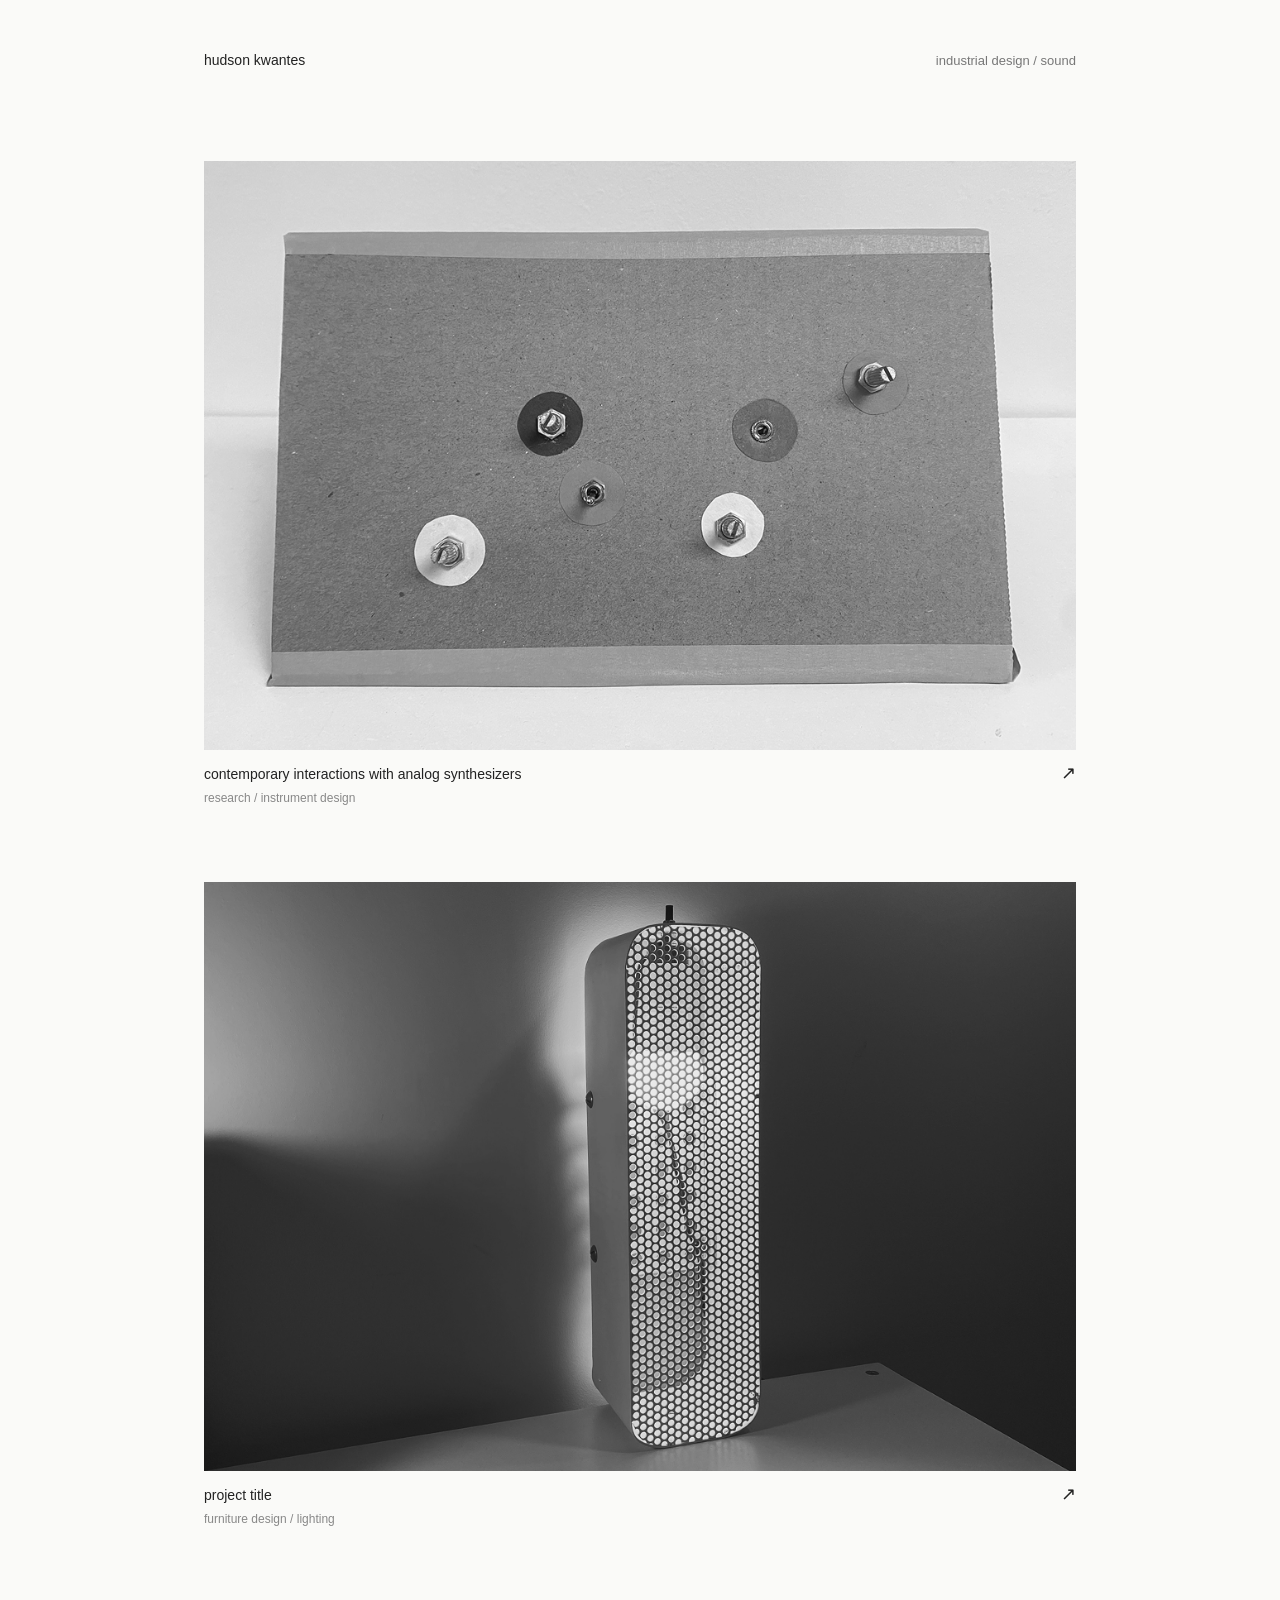
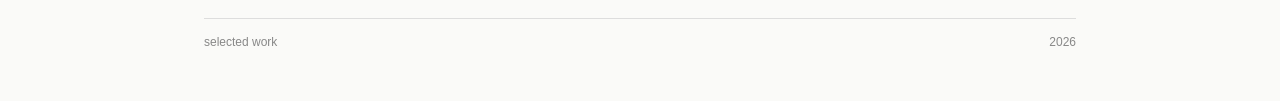
<file: index.html>
<!DOCTYPE html>
<html lang="en">
<head>
    <meta charset="UTF-8">
    <meta name="viewport" content="width=device-width, initial-scale=1.0">
    <title>Hudson Kwantes — Portfolio</title>
    <link rel="stylesheet" href="style.css">
</head>

<body>
    <main class="container">

        <header class="site-header">
            <span class="site-name">hudson kwantes</span>
            <span class="site-description">
                industrial design / sound
            </span>
        </header>

        <section class="projects">
            <a class="project" href="thesis/index.html">
                <img src="thesis/images/contemp_core_proto.png"
                     alt="Experimental synthesizer design project">

                <div class="project-info">
                    <div>
                        <h2>contemporary interactions with analog synthesizers</h2>
                        <p>research / instrument design</p>
                    </div>
                    <span class="project-arrow">↗</span>
                </div>
            </a>


            <a class="project" href="lamp/index.html">
                <img src="lamp/images/lamp1.png"
                    alt="Experimental design project">

                <div class="project-info">
                    <div>
                        <h2>project title</h2>
                        <p>furniture design / lighting</p>
                    </div>
                    <span class="project-arrow">↗</span>
                </div>
            </a>

        </section>

        <footer class="site-footer">
            <span>selected work</span>
            <span>2026</span>
        </footer>

    </main>
</body>
</html>
</file>
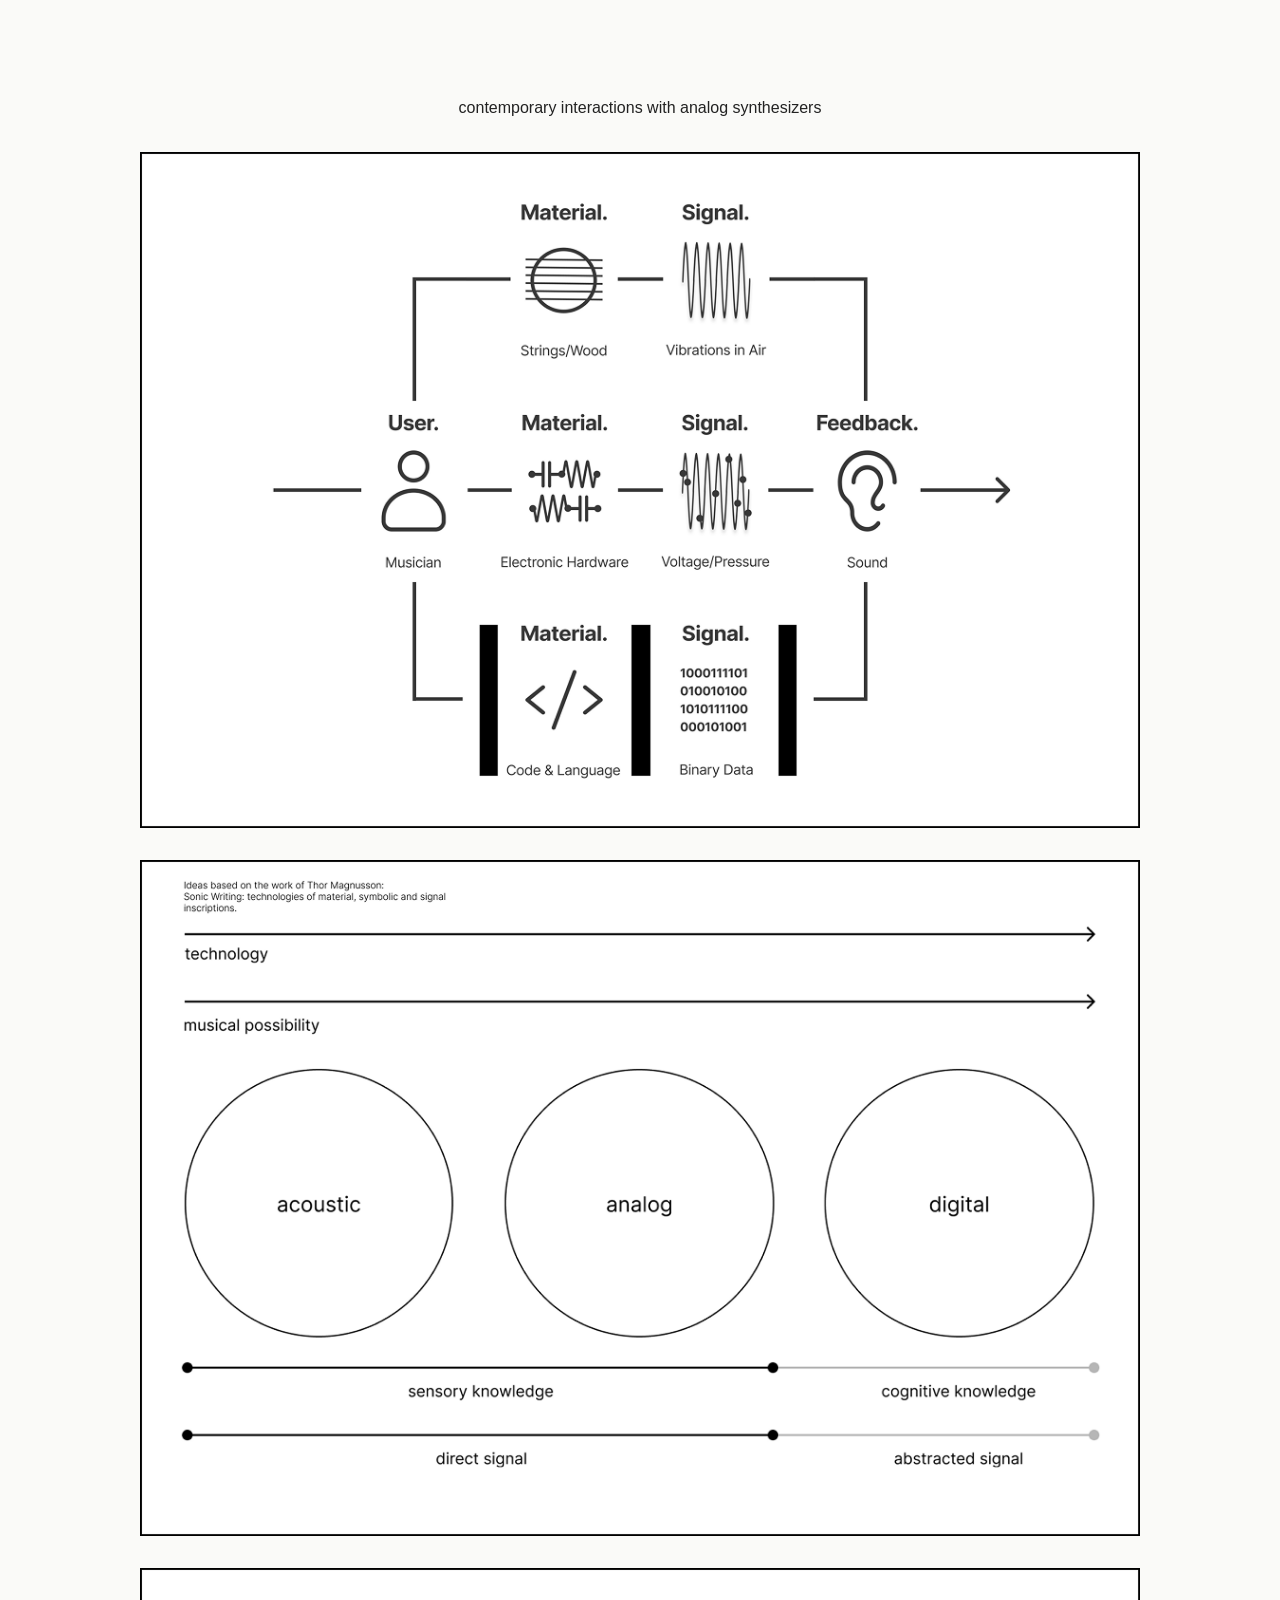
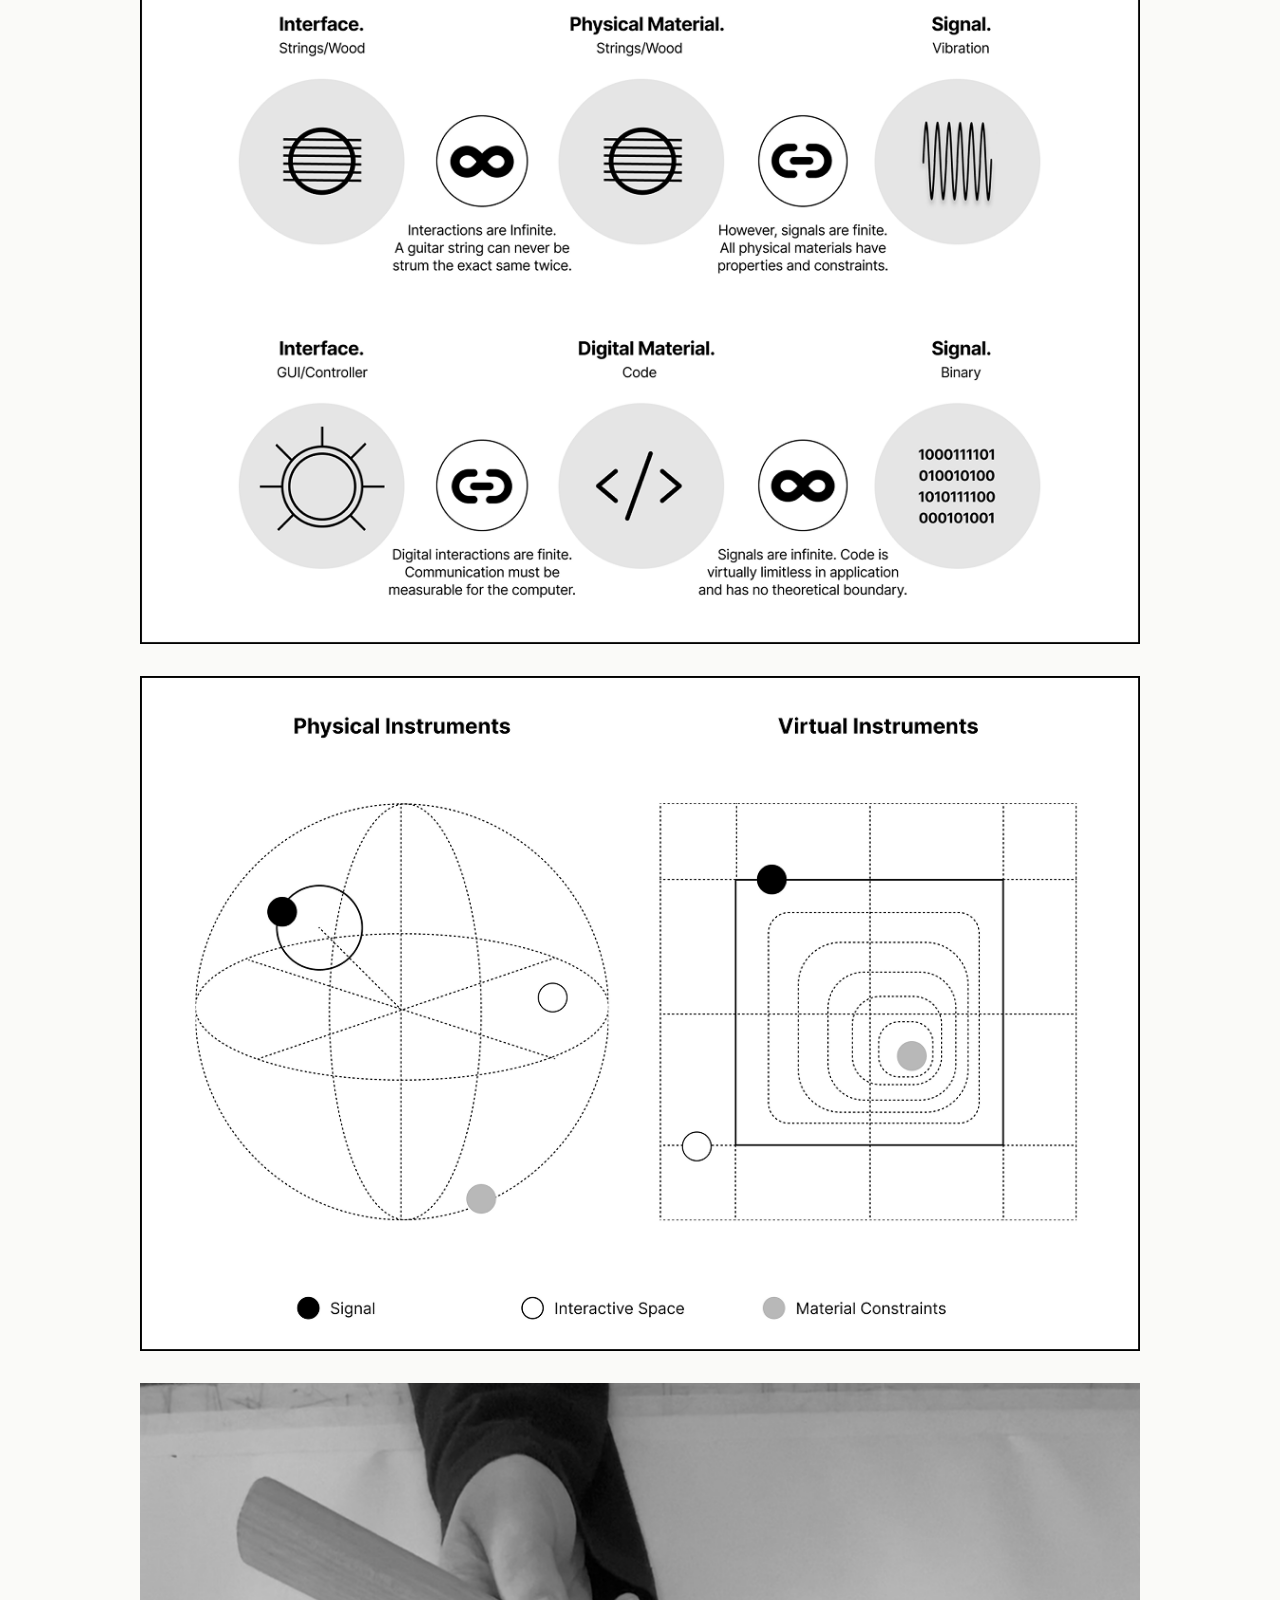
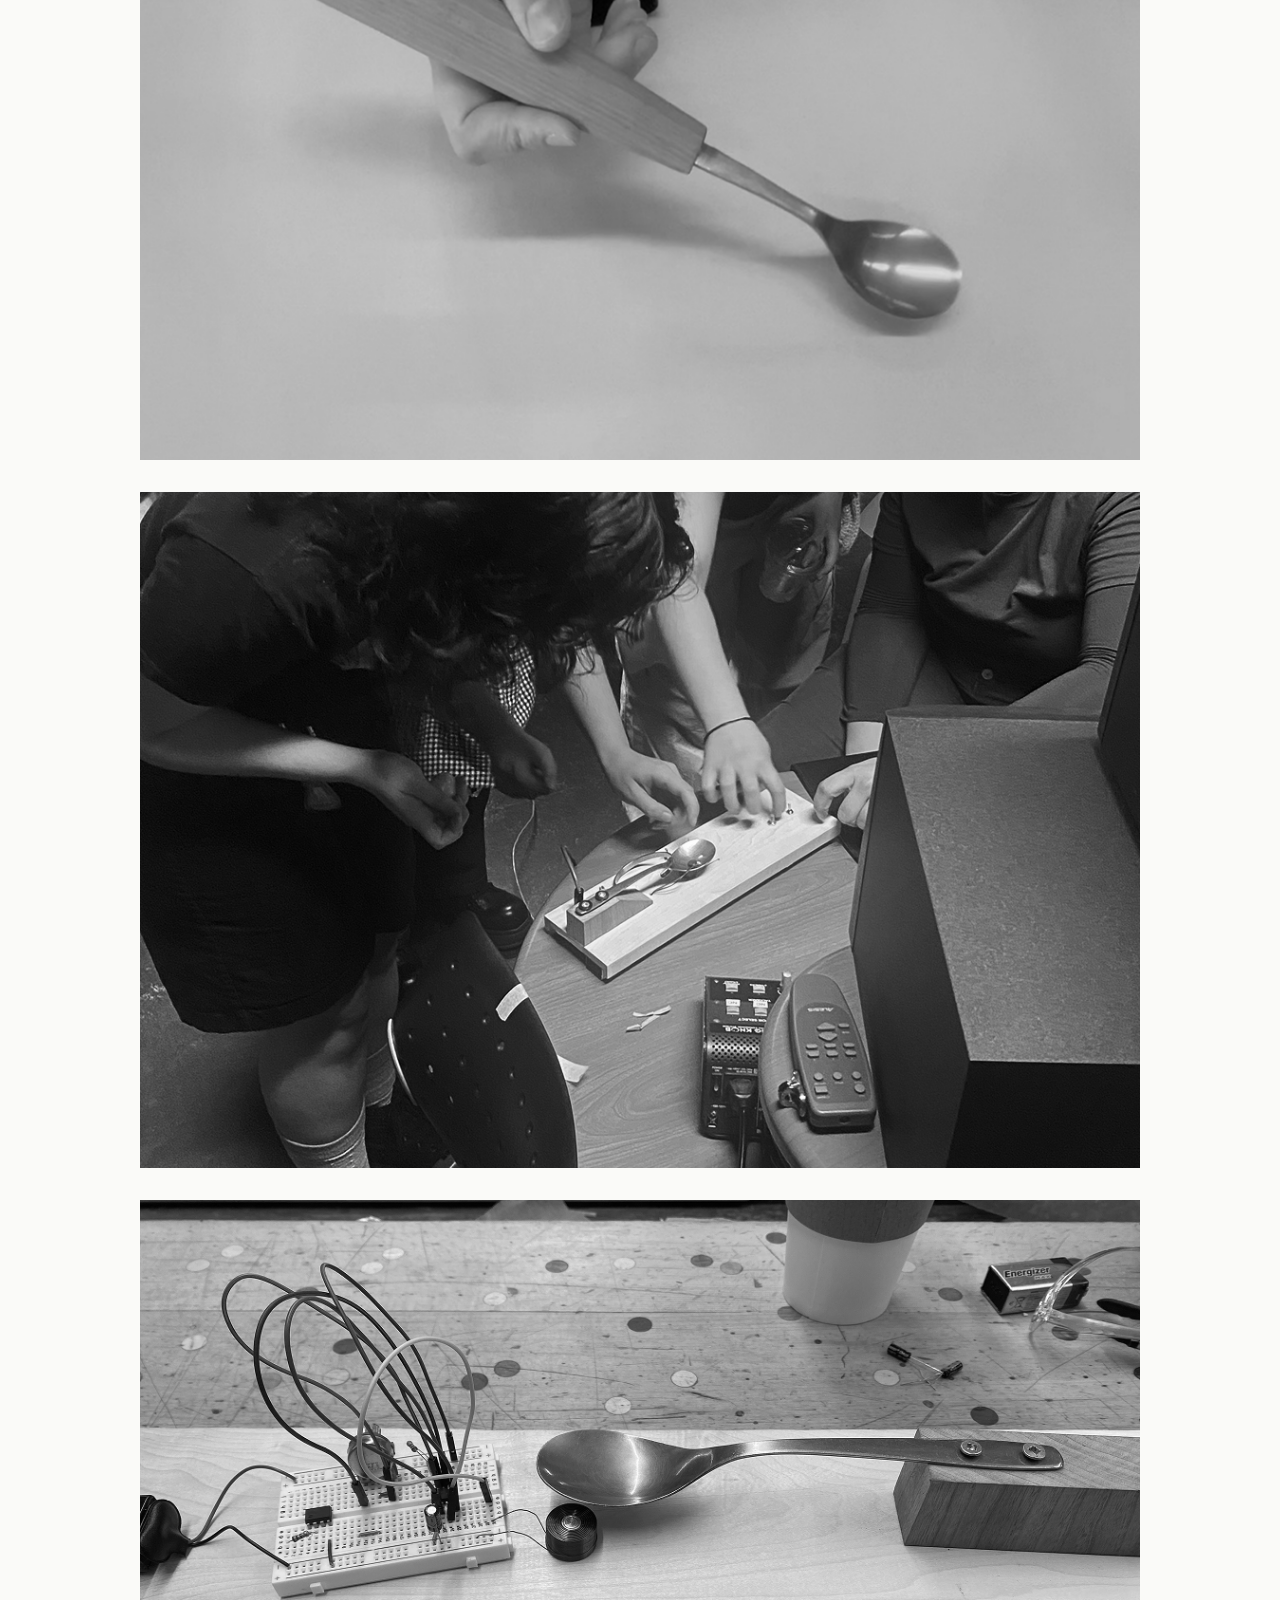
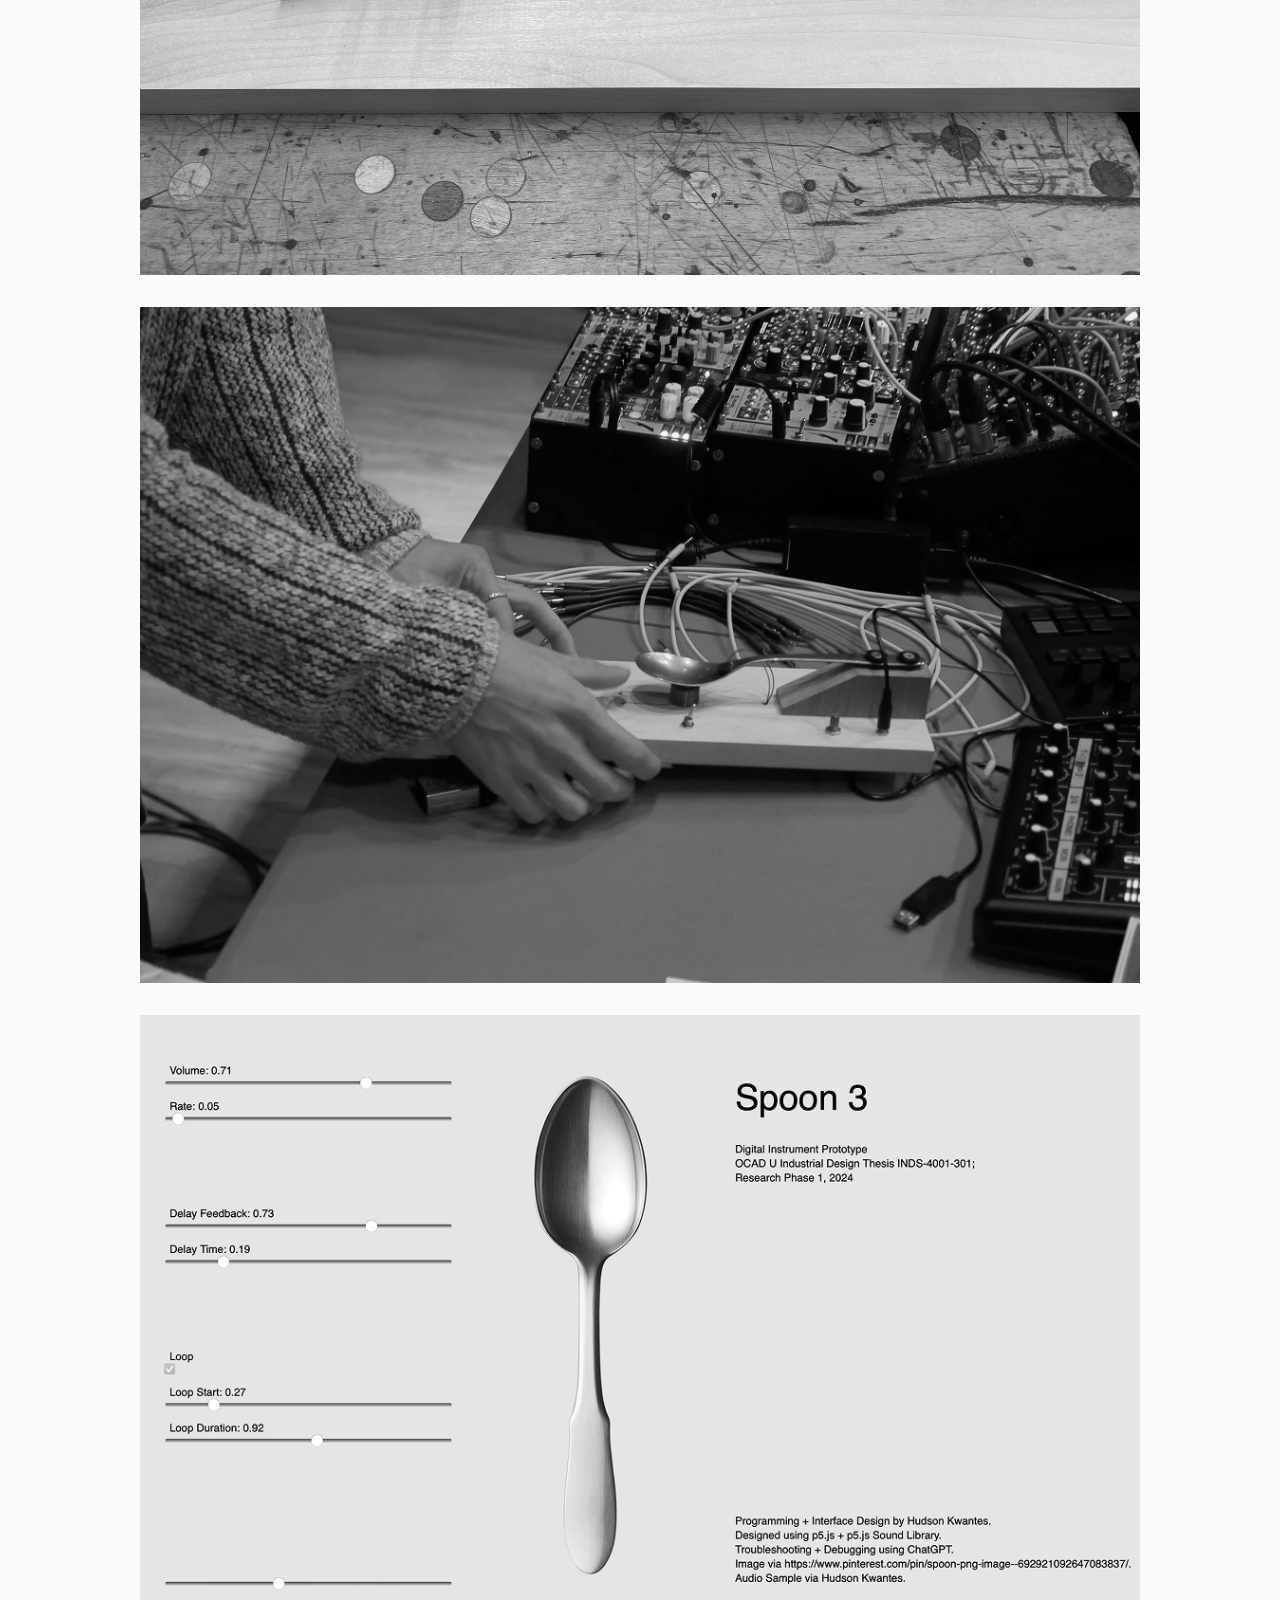
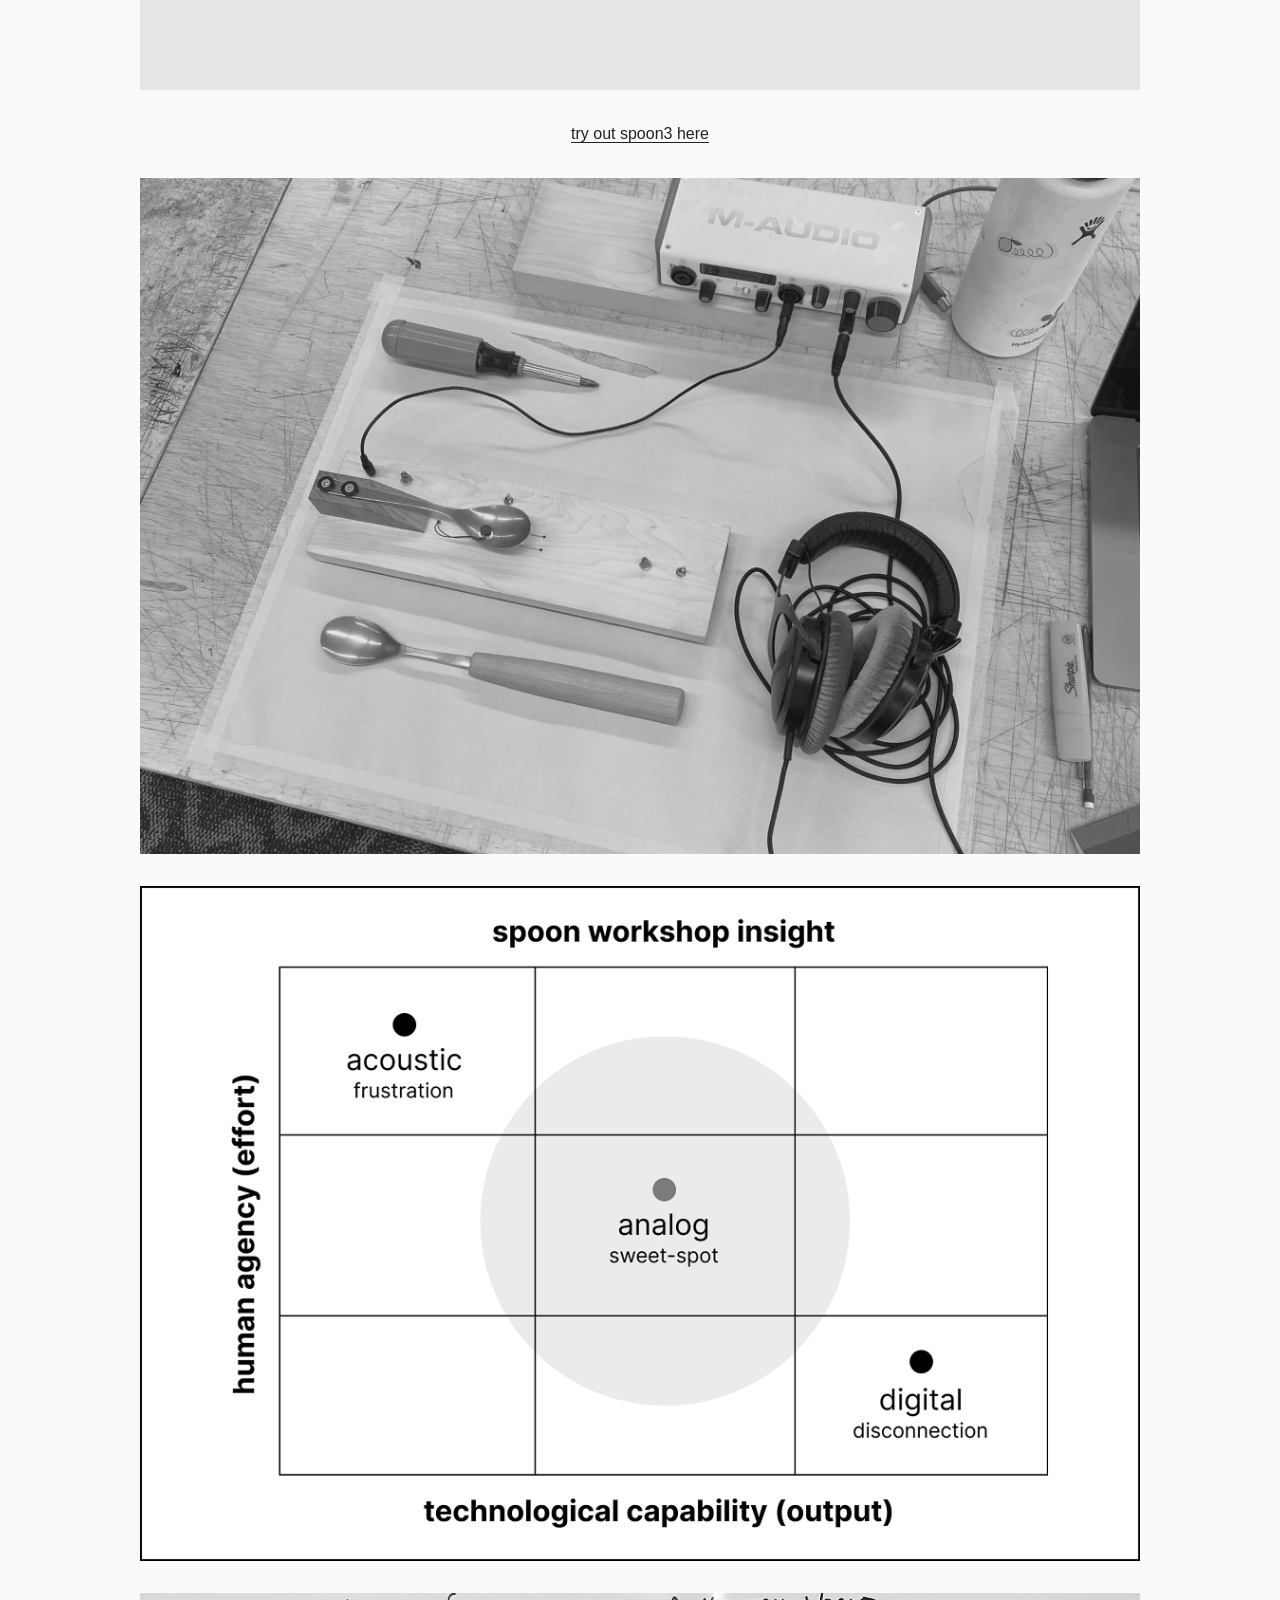
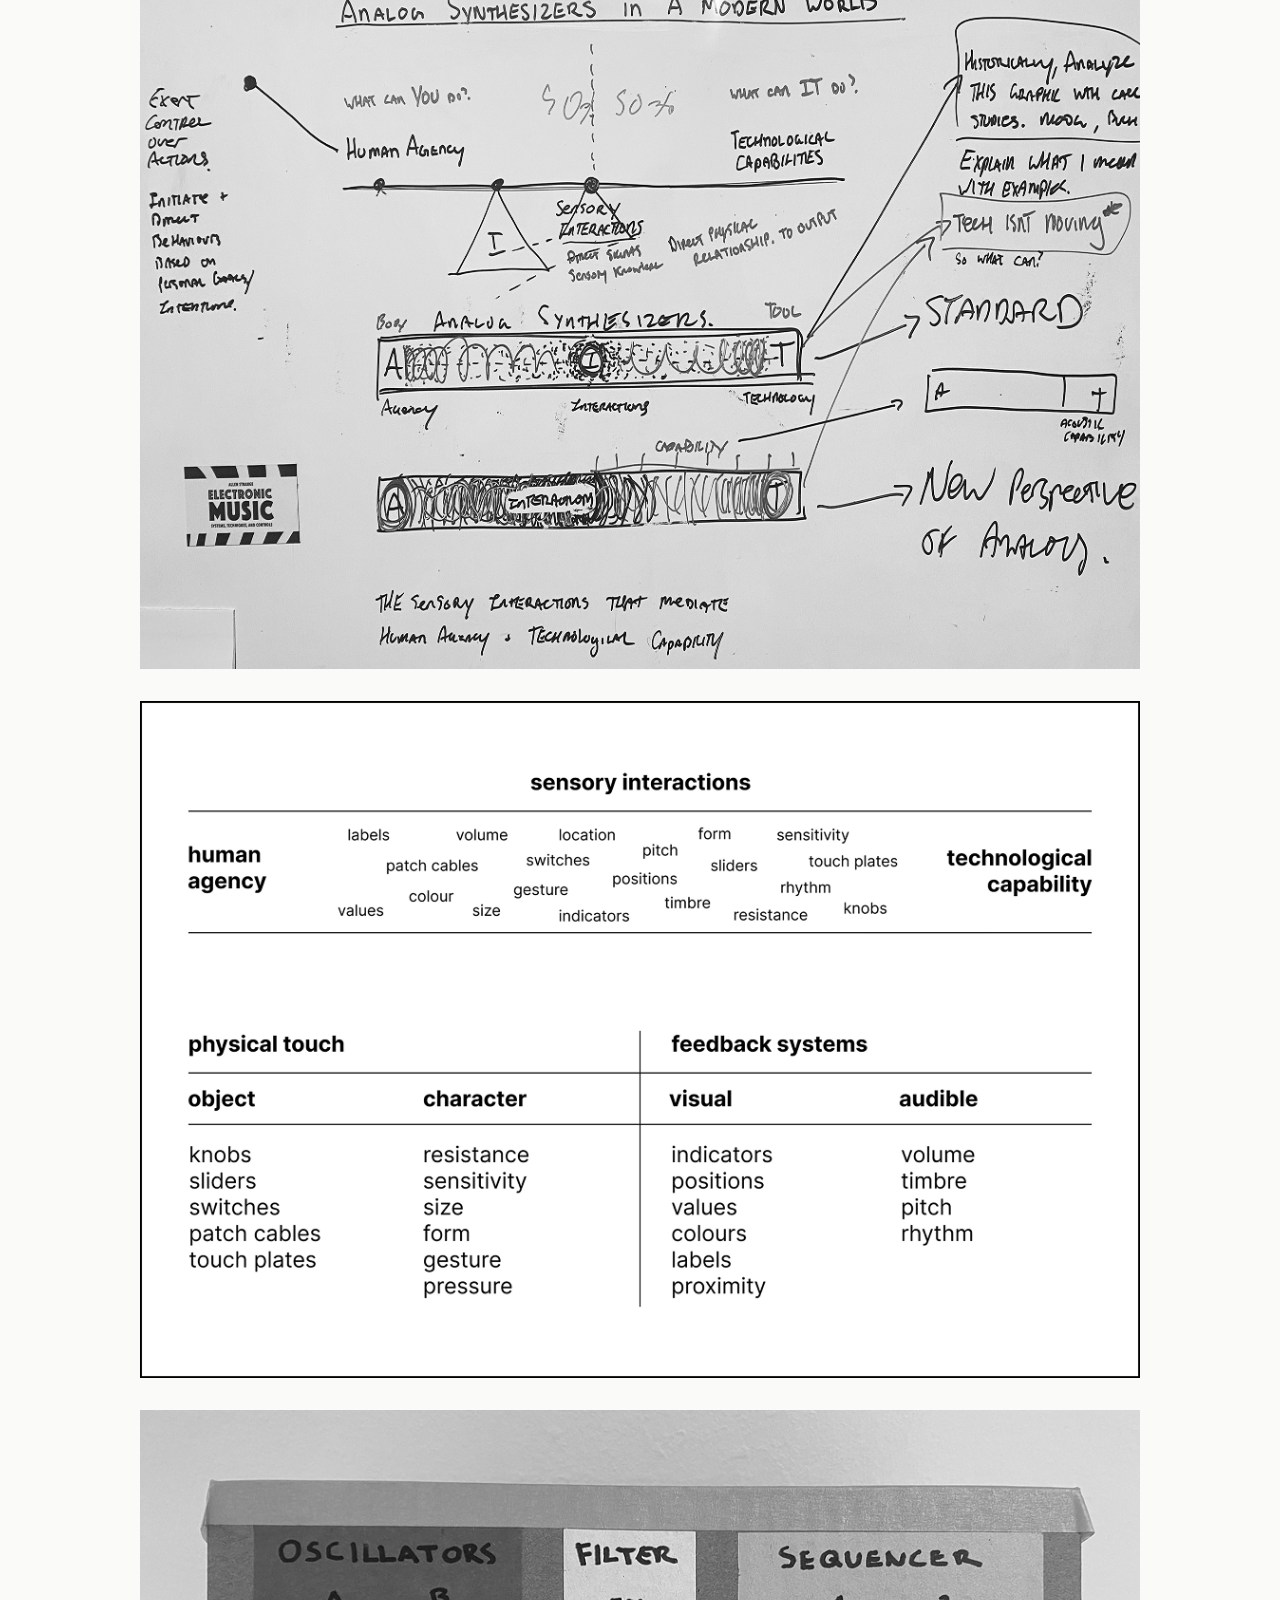
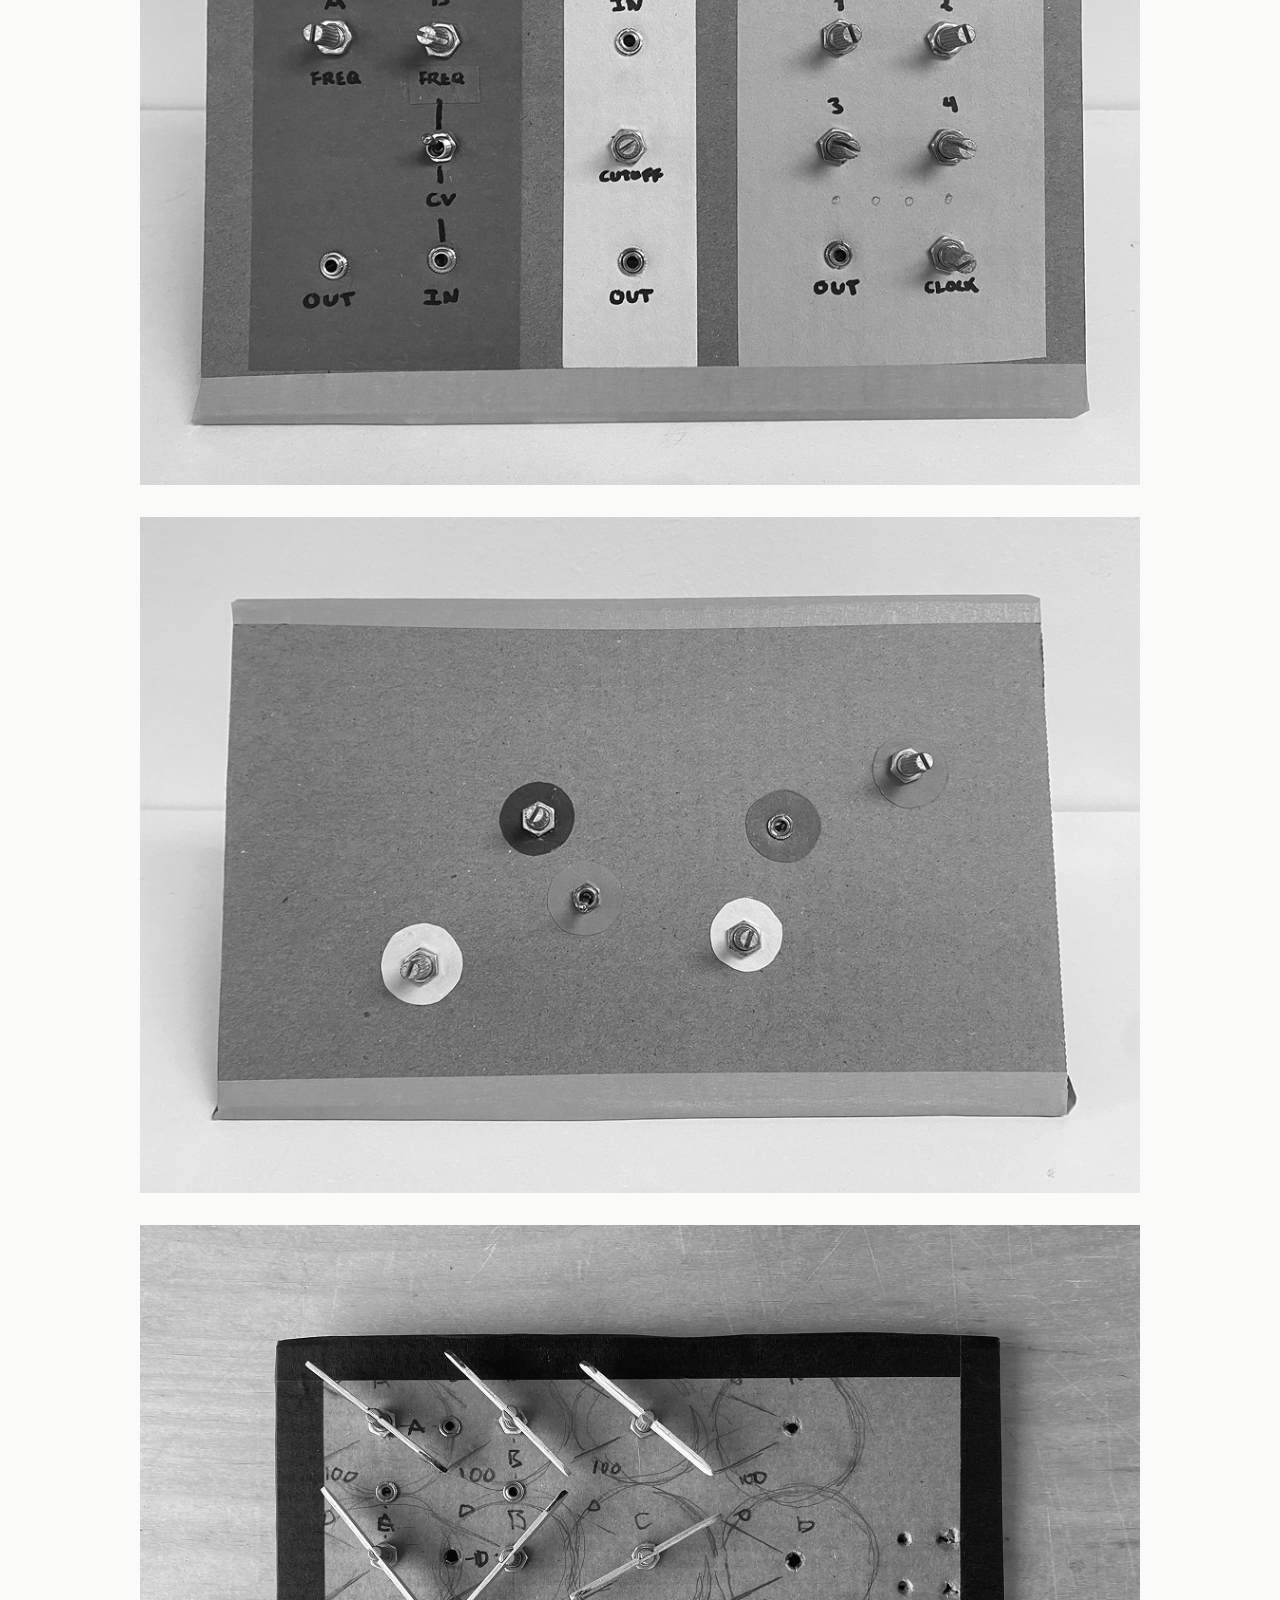
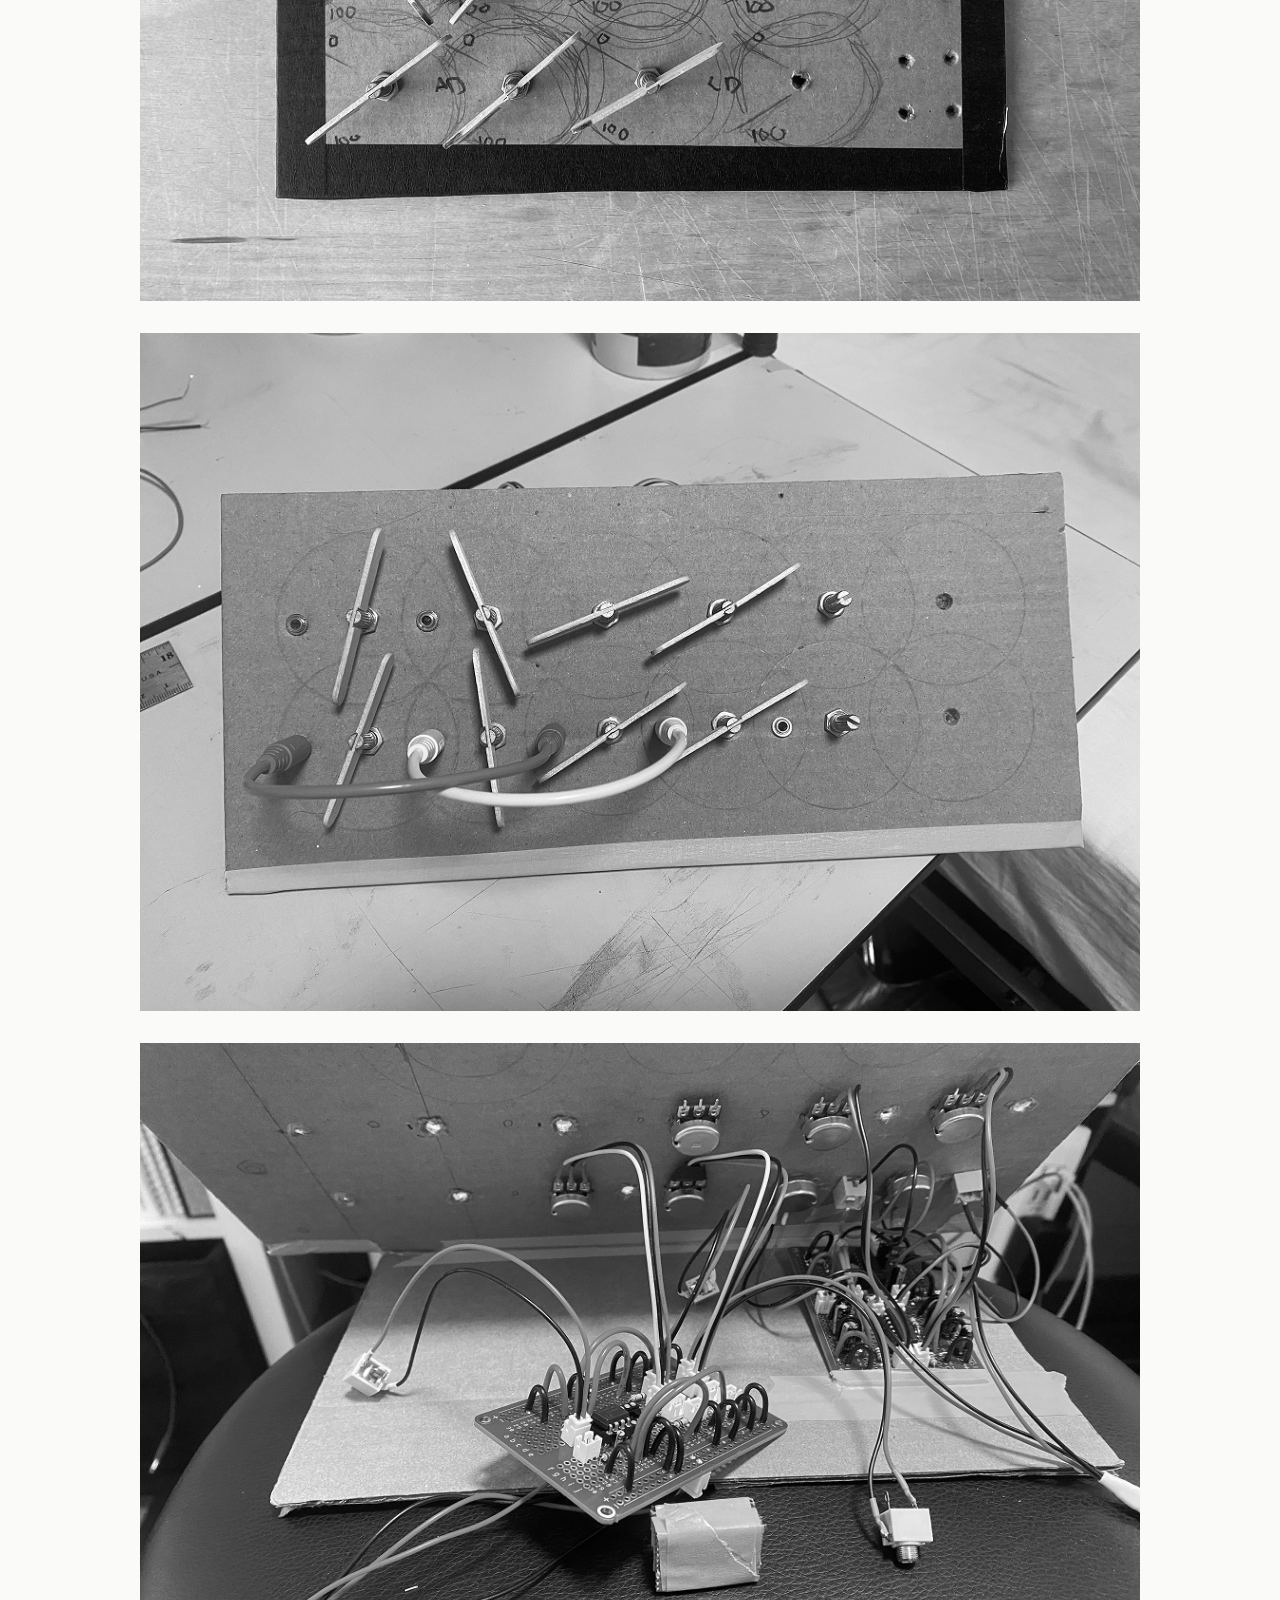
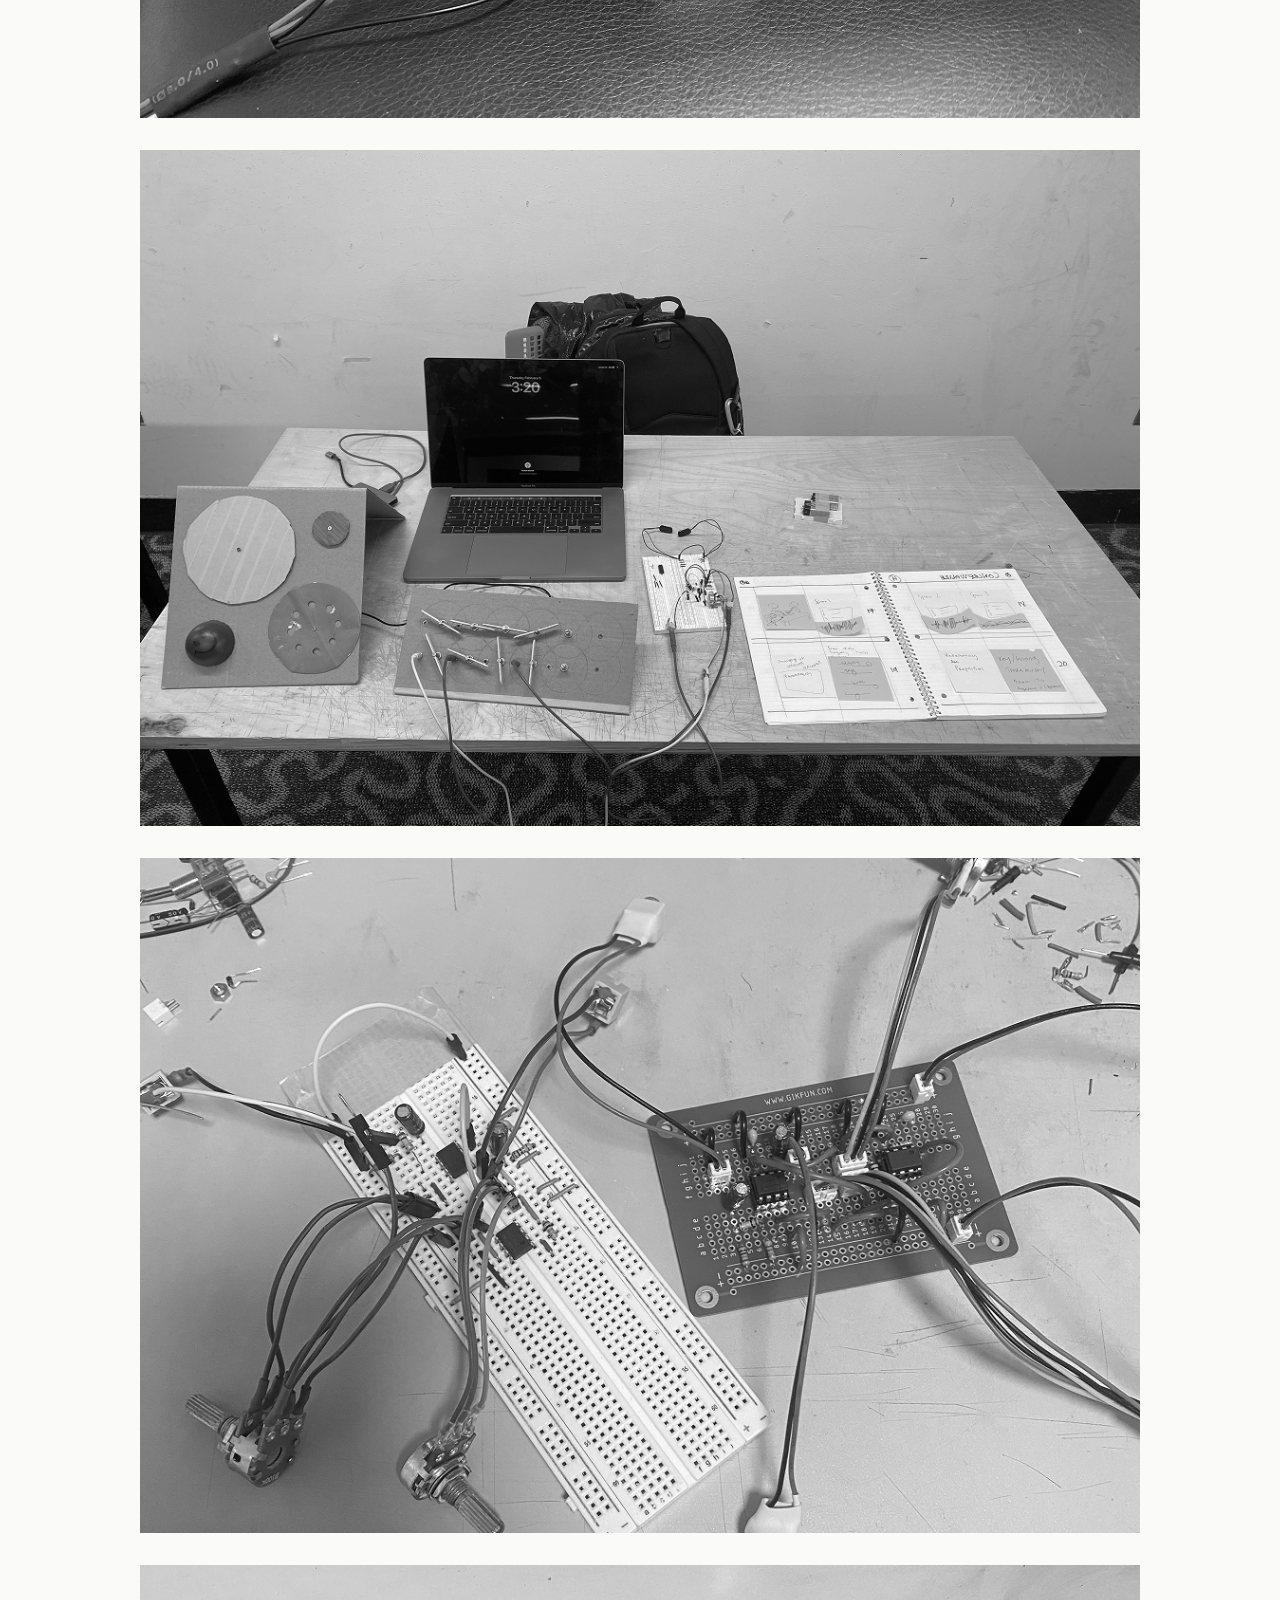
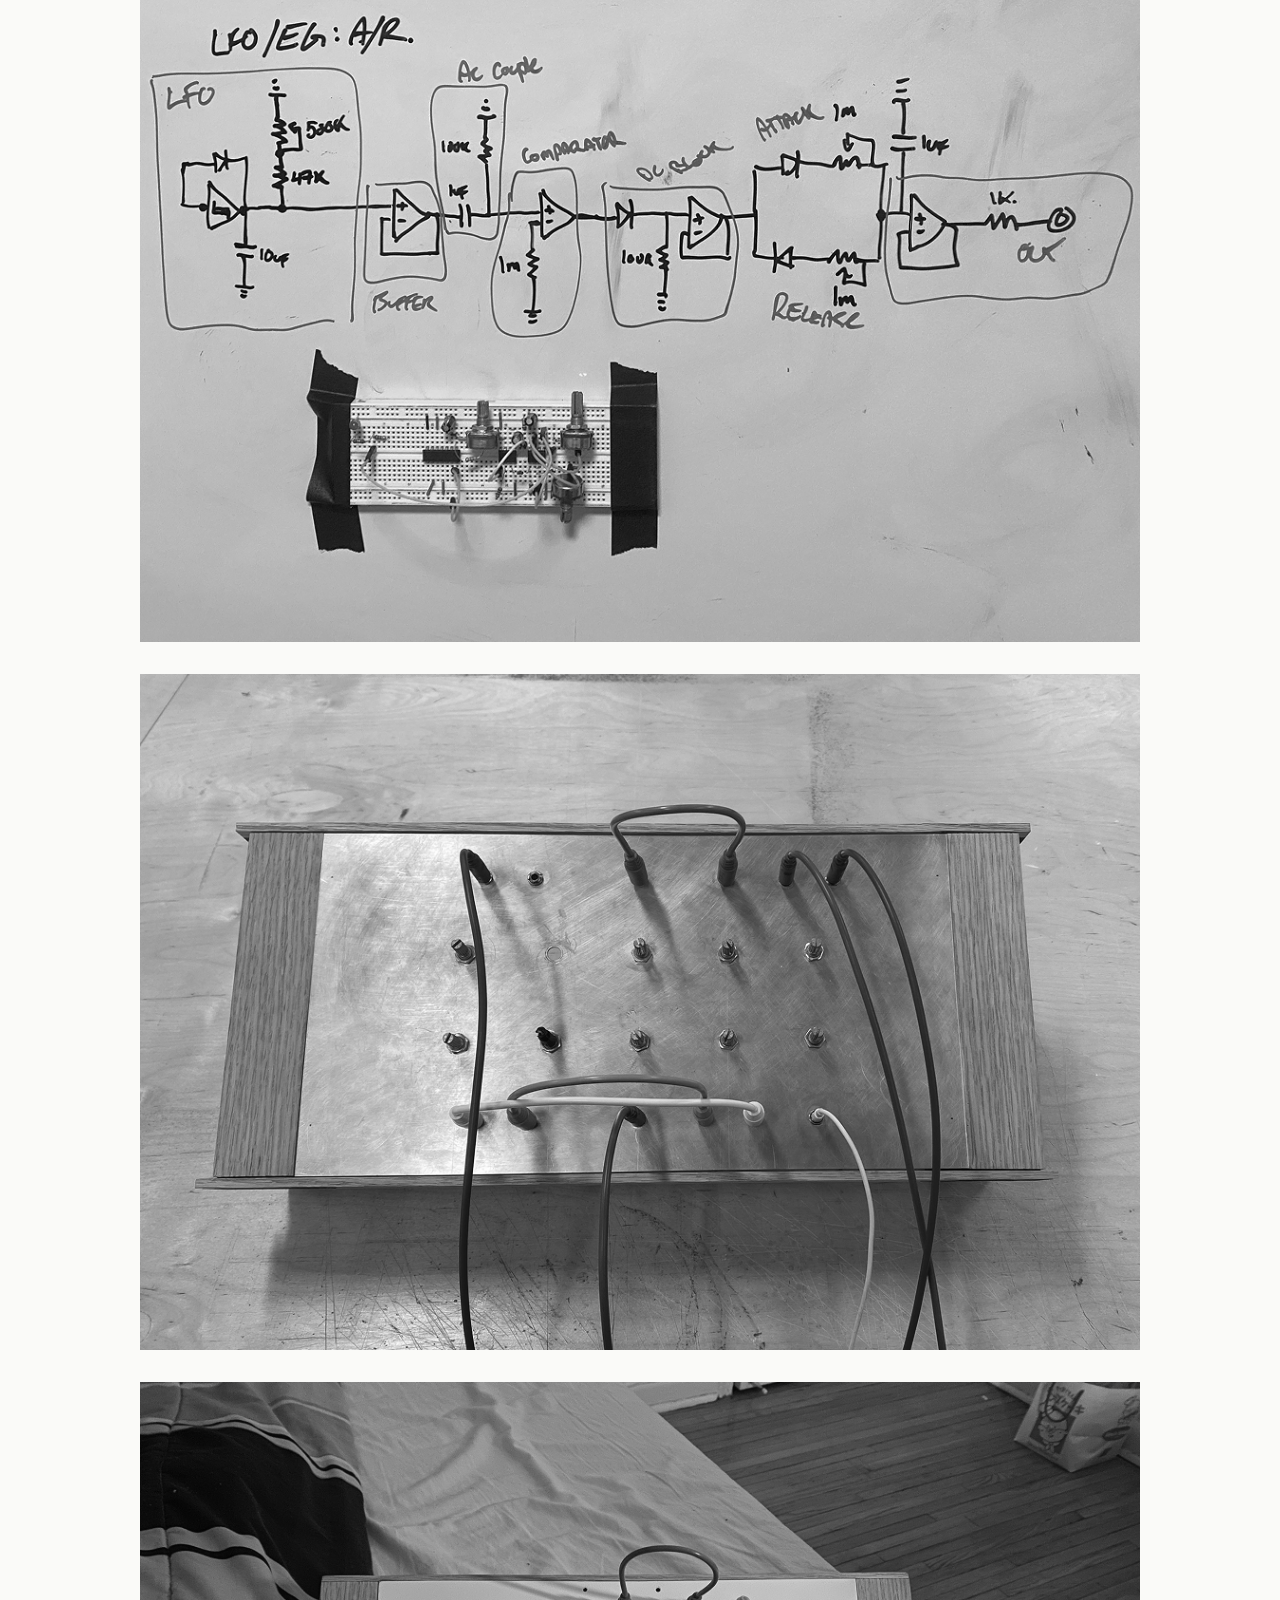
<file: thesis/index.html>
<!DOCTYPE html>
<html lang="en">
<head>
    <meta charset="UTF-8">
    <link rel="stylesheet" href="style.css">
    <meta name="viewport" content="width=device-width, initial-scale=1.0">
    <title>Document</title>
</head>
<body>
    <p>contemporary interactions with analog synthesizers</p>
    <img src="images/material_signal.png">
    <img src="images/sensory_cognitive.png">
    <img src="images/finite_infinite.png">
    <img src="images/phys_virt.png">

    <img src="images/spoon1.png">
    <img src="images/spoon2.png">
    <img src="images/spoon_breadboard.png">
    <img src="images/spoon_ff.png">
    <img src="images/spoon3.png">
    <p><a href="spoon3_interaction/index.html">try out spoon3 here</a></p> 
    <img src="images/workshop_setup.png">
    <img src="images/spoon_insight.png">
    <img src="images/sensory_bal.png">
    <img src="images/sen_comp.png">  
    <img src="images/standardization.png">
    <img src="images/contemp_core_proto.png">
    <img src="images/proto1.png">
    <img src="images/popstick_proto.png">
    <img src="images/guts.png">
    <img src="images/gate3.png"> 
    <img src="images/lpf.png">
    <img src="images/schematic_dev.png">
    <img src="images/synth1_steel.png">
    <img src="images/bed.png"> 
    <img src="images/circles.png">
    <img src="images/performance.png">
    <img src="images/play.png">
     <p><a href="https://www.youtube.com/watch?v=IZlP1dYNfaQ&list=RDIZlP1dYNfaQ&start_radio=1">watch the promo here</a></p>
</body>

</html>
</file>
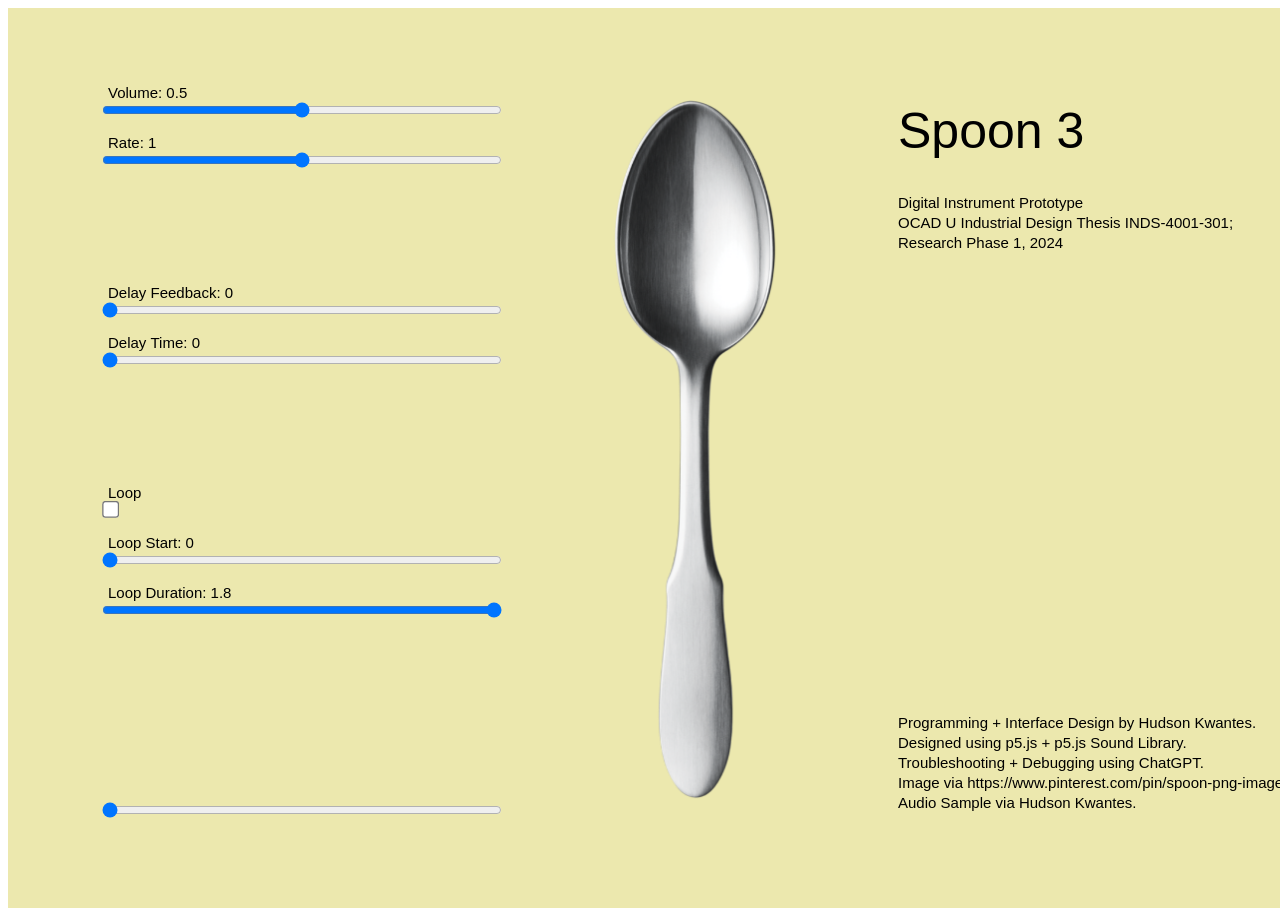
<file: thesis/spoon3_interaction/index.html>
<!DOCTYPE html>
<html lang="en">
<head>
    <meta charset="UTF-8">
    <meta name="viewport" content="width=device-width, initial-scale=1.0">
    <title>Digital Spoon</title>
    <script src="p5.min.js"></script>
    <script src="p5.sound.min.js"></script>
</head>
<body>
    <script src="sketch.js"></script>
</body>
</html>
</file>
<file: style.css>
/* Global */

* {
    box-sizing: border-box;
}

html {
    -webkit-text-size-adjust: 100%;
}

body {
    margin: 0;
    background: #fafaf8;
    color: #222;
    font-family: Arial, Helvetica, sans-serif;
    font-size: 14px;
    line-height: 1.5;
    -webkit-font-smoothing: antialiased;
}

.container {
    width: 100%;
    max-width: 1000px;
    margin: 0 auto;
    padding: 50px clamp(20px, 5vw, 64px);
}

/* Header */

.site-header {
    display: flex;
    justify-content: space-between;
    align-items: baseline;
    gap: 24px;
    margin-bottom: clamp(50px, 7vw, 100px);
    text-align: left;
}

.site-name {
    font-size: 14px;
    font-weight: 500;
}

.site-description {
    font-size: 13px;
    color: #777;
    text-align: right;
}

/* Projects */

.projects {
    width: 100%;
}

.project {
    display: block;
    width: 100%;
    color: inherit;
    text-decoration: none;
    text-align: left;
}

.project img {
    display: block;
    width: 100%;
    max-width: 100%;
    height: auto;
    margin: 0;
    transition: opacity 0.2s ease;
}

.project:hover img {
    opacity: 0.85;
}

.project-info {
    display: flex;
    justify-content: space-between;
    align-items: flex-start;
    gap: 24px;
    padding-top: 14px;
    text-align: left;
}

.project-info h2 {
    margin: 0;
    padding: 0;
    font-size: 14px;
    font-weight: 400;
    line-height: 1.5;
}

.project-info p {
    margin: 4px 0 0;
    padding: 0;
    font-size: 12px;
    color: #888;
}

.project-arrow {
    flex-shrink: 0;
    font-size: 18px;
    line-height: 1;
    transition: transform 0.2s ease;
}

.project:hover .project-arrow {
    transform: translate(3px, -3px);
}

/* Spacing between archive projects */

.project + .project {
    margin-top: 75px;
}

@media (max-width: 600px) {
    .project + .project {
        margin-top: 48px;
    }
}

/* Footer */

.site-footer {
    display: flex;
    justify-content: space-between;
    align-items: center;
    gap: 20px;
    margin-top: 90px;
    padding-top: 14px;
    border-top: 1px solid #ddd;
    font-size: 12px;
    color: #888;
    text-align: left;
}

/* Mobile */

@media (max-width: 600px) {
    .container {
        padding: 24px 16px;
    }

    .site-header {
        gap: 16px;
        margin-bottom: 48px;
    }

    .site-name {
        font-size: 13px;
    }

    .site-description {
        font-size: 12px;
    }

    .project-info {
        gap: 12px;
        padding-top: 12px;
    }

    .project-info h2 {
        font-size: 13px;
    }

    .project-info p {
        font-size: 11px;
    }

    .site-footer {
        margin-top: 60px;
    }
}

@media (prefers-reduced-motion: reduce) {
    .project img,
    .project-arrow {
        transition: none;
    }
}
</file>
<file: thesis/style.css>
* {
    box-sizing: border-box;
}

html {
    -webkit-text-size-adjust: 100%;
}

body {
    margin: 0;
    padding: clamp(24px, 5vw, 64px);
    background: #fafaf8;
    color: #222;
    font-family: Arial, Helvetica, sans-serif;
    font-size: 16px;
    line-height: 1.5;
    text-align: center;
}

img {
    display: block;
    width: 100%;
    max-width: 1000px;
    height: auto;
    margin: 0 auto 32px;
}

p {
    max-width: 750px;
    margin: 32px auto;
}

a {
    color: inherit;
    text-decoration: none;
    border-bottom: 1px solid currentColor;
    text-underline-offset: 4px;
}

a:hover {
    opacity: 0.6;
}

@media (max-width: 600px) {
    body {
        padding: 24px 16px;
        font-size: 15px;
    }

    img {
        margin-bottom: 20px;
    }

    p {
        margin: 24px auto;
    }
}
</file>
